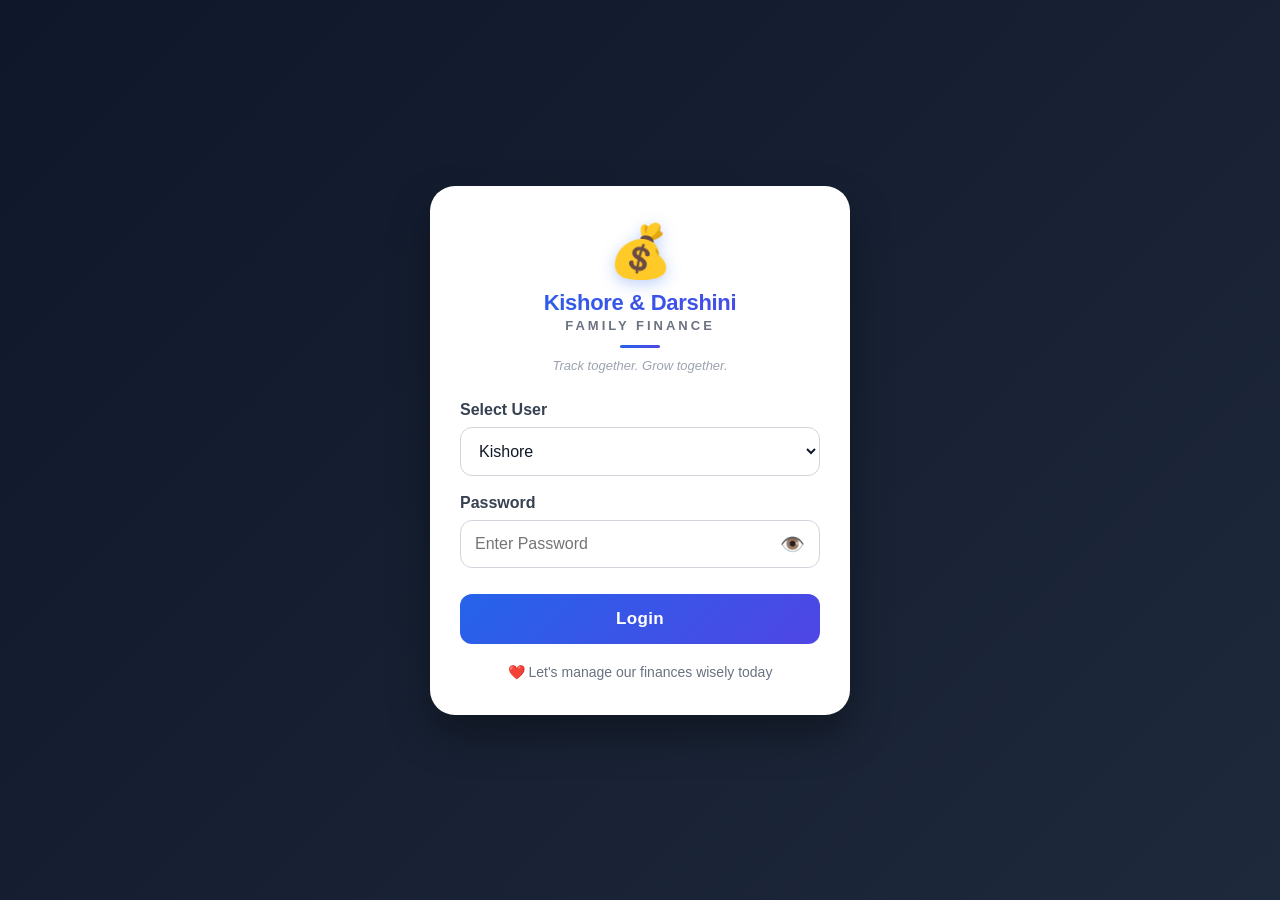
<file: index.html>
<!DOCTYPE html>
<html lang="en">
<head>
<meta charset="UTF-8">
<meta name="viewport" content="width=device-width, initial-scale=1.0">
<title>Kishore & Darshini Financial Dashboard</title>
<link rel="stylesheet" href="style.css">
</head>
<body>

<!-- LOADING SCREEN (skipped after login, shown on home nav) -->
<div id="loadingScreen" class="loading-screen">
  <div class="loader"></div>
  <h3>LOADING DASHBOARD...</h3>
</div>

<!-- TOP HEADER -->
<div class="top-header">
  <div class="header-left">
    <div class="header-title">
      <h1>💰 Kishore & Darshini</h1>
      <p>Financial Dashboard</p>
    </div>
  </div>
  <button class="logout-btn" onclick="showLogoutPopup()">
    <svg width="15" height="15" viewBox="0 0 24 24" fill="none" stroke="currentColor" stroke-width="2.5" stroke-linecap="round" stroke-linejoin="round"><path d="M9 21H5a2 2 0 0 1-2-2V5a2 2 0 0 1 2-2h4"/><polyline points="16 17 21 12 16 7"/><line x1="21" y1="12" x2="9" y2="12"/></svg>
    Logout
  </button>
</div>

<!-- WELCOME -->
<div class="welcome-section">
  <h2 id="welcomeUser">👋 Good Morning</h2>
  <p>Here's your financial overview</p>
</div>

<!-- BALANCE ROW -->
<div class="balance-row">
  <div class="balance-card user1">
    <div class="bal-label">BALANCE</div>
    <div class="bal-name" id="bal-name1">—</div>
    <div class="bal-amount" id="balance1">₹0</div>
  </div>
  <div class="balance-card user2">
    <div class="bal-label">BALANCE</div>
    <div class="bal-name" id="bal-name2">—</div>
    <div class="bal-amount" id="balance2">₹0</div>
  </div>
  <div class="balance-card combined">
    <div class="bal-label">BALANCE</div>
    <div class="bal-name">Combined</div>
    <div class="bal-amount" id="balanceCombined">₹0</div>
  </div>
</div>

<!-- SUMMARY TABLE -->
<div class="section-title">📊 Summary Overview</div>

<div class="summary-table">
  <div class="st-header">
    <div>Person</div>
    <div>📈 Income</div>
    <div>📉 Expense</div>
    <div>🏦 Saving</div>
  </div>

  <!-- Row 1: logged-in user -->
  <div class="st-row">
    <div class="st-label">
      <div class="avatar av-blue" id="avatar1">—</div>
      <span id="row1name">—</span>
    </div>
    <div class="st-cell income"  id="r1income">₹0</div>
    <div class="st-cell expense" id="r1expense">₹0</div>
    <div class="st-cell saving"  id="r1saving">₹0</div>
  </div>

  <!-- Row 2: other user -->
  <div class="st-row">
    <div class="st-label">
      <div class="avatar av-cyan" id="avatar2">—</div>
      <span id="row2name">—</span>
    </div>
    <div class="st-cell income"  id="r2income">₹0</div>
    <div class="st-cell expense" id="r2expense">₹0</div>
    <div class="st-cell saving"  id="r2saving">₹0</div>
  </div>

  <!-- Row 3: combined -->
  <div class="st-row combined-row">
    <div class="st-label">
      <div class="avatar av-green">F</div>
      <span>Family</span>
    </div>
    <div class="st-cell income"  id="r3income">₹0</div>
    <div class="st-cell expense" id="r3expense">₹0</div>
    <div class="st-cell saving"  id="r3saving">₹0</div>
  </div>
</div>

<!-- RECENT TRANSACTIONS -->
<div class="recent-header">
  <h3>🕐 Recent Transactions</h3>
  <a href="transactions.html">View All →</a>
</div>
<div id="recentTransactions">
  <div style="text-align:center;padding:20px;color:#9ca3af;font-size:14px;">Loading...</div>
</div>

<!-- LOGOUT POPUP -->
<div id="logoutPopup" class="logout-popup">
  <div class="logout-card">
    <div class="logout-icon">⏻</div>
    <h3>Logout?</h3>
    <p>Are you sure you want to logout from the dashboard?</p>
    <div class="logout-actions">
      <button class="cancel-btn" onclick="closeLogoutPopup()">Cancel</button>
      <button class="confirm-btn" onclick="logout()">Yes, Logout</button>
    </div>
  </div>
</div>

<!-- BOTTOM NAV -->
<div class="bottom-nav">
  <a href="index.html" class="active"><span class="nav-icon">🏠</span>Home</a>
  <a href="add.html"><span class="nav-icon">➕</span>Add</a>
  <a href="transactions.html"><span class="nav-icon">📋</span>Transactions</a>
  <a href="reports.html"><span class="nav-icon">📊</span>Reports</a>
</div>

<script src="app.js"></script>
</body>
</html>
</file>
<file: style.css>
*{
margin:0;
padding:0;
box-sizing:border-box;
font-family:'Segoe UI',sans-serif;
}

body{
background:#f0f4f8;
padding-bottom:80px;
}

/* ── LOADING SCREEN ── */
.loading-screen{
position:fixed;
inset:0;
background:linear-gradient(135deg,#0f172a,#1e293b);
display:flex;
flex-direction:column;
justify-content:center;
align-items:center;
z-index:99999;
gap:16px;
}

.loading-screen h3{
color:white;
font-size:16px;
letter-spacing:1px;
}

.loader{
width:52px;
height:52px;
border:5px solid rgba(255,255,255,0.15);
border-top:5px solid #2563eb;
border-radius:50%;
animation:spin 1s linear infinite;
}

@keyframes spin{100%{transform:rotate(360deg);}}

/* ── TOP HEADER ── */
.top-header{
background:linear-gradient(135deg,#0f172a,#1e293b);
padding:16px 20px;
display:flex;
justify-content:space-between;
align-items:center;
color:white;
position:sticky;
top:0;
z-index:100;
}

.header-left{
display:flex;
align-items:center;
gap:10px;
}

.back-btn{
background:rgba(255,255,255,0.12);
border:none;
color:white;
width:36px;
height:36px;
border-radius:10px;
font-size:18px;
cursor:pointer;
display:flex;
align-items:center;
justify-content:center;
text-decoration:none;
transition:background 0.2s;
}

.back-btn:active{
background:rgba(255,255,255,0.25);
}

.header-title h1{
font-size:17px;
font-weight:700;
line-height:1.2;
}

.header-title p{
font-size:12px;
color:#94a3b8;
margin-top:2px;
}

/* ── LOGOUT BUTTON IN HEADER ── */
.logout-btn{
background:rgba(220,38,38,0.15);
border:1.5px solid rgba(220,38,38,0.4);
color:#fca5a5;
padding:8px 14px;
border-radius:10px;
font-size:13px;
font-weight:600;
cursor:pointer;
display:flex;
align-items:center;
gap:6px;
}

.logout-btn:active{
background:rgba(220,38,38,0.3);
}

/* ── WELCOME ── */
.welcome-section{
padding:20px 20px 10px;
}

.welcome-section h2{
font-size:22px;
font-weight:700;
color:#111827;
margin-bottom:4px;
}

.welcome-section p{
color:#6b7280;
font-size:14px;
}

/* ── BALANCE CARDS ROW ── */
.balance-row{
display:flex;
gap:10px;
padding:10px 15px;
}

.balance-card{
flex:1;
border-radius:18px;
padding:14px 10px;
text-align:center;
color:white;
}

.balance-card.user1{
background:linear-gradient(135deg,#2563eb,#4f46e5);
}

.balance-card.user2{
background:linear-gradient(135deg,#0891b2,#0e7490);
}

.balance-card.combined{
background:linear-gradient(135deg,#059669,#047857);
}

.balance-card .bal-label{
font-size:10px;
font-weight:600;
letter-spacing:0.5px;
opacity:0.85;
margin-bottom:4px;
}

.balance-card .bal-name{
font-size:11px;
opacity:0.75;
margin-bottom:6px;
}

.balance-card .bal-amount{
font-size:16px;
font-weight:800;
}

/* ── SUMMARY SECTION ── */
.section-title{
margin:16px 15px 10px;
font-size:15px;
font-weight:700;
color:#374151;
display:flex;
align-items:center;
gap:6px;
}

/* ── SUMMARY TABLE GRID ── */
.summary-table{
margin:0 15px;
background:white;
border-radius:18px;
overflow:hidden;
box-shadow:0 4px 15px rgba(0,0,0,0.07);
}

.summary-table .st-header{
display:grid;
grid-template-columns:90px 1fr 1fr 1fr;
background:#f8fafc;
border-bottom:1px solid #e5e7eb;
}

.summary-table .st-header div{
padding:10px 6px;
font-size:11px;
font-weight:700;
color:#6b7280;
text-align:center;
letter-spacing:0.3px;
}

.summary-table .st-header div:first-child{
text-align:left;
padding-left:14px;
}

.summary-table .st-row{
display:grid;
grid-template-columns:90px 1fr 1fr 1fr;
border-bottom:1px solid #f3f4f6;
align-items:center;
}

.summary-table .st-row:last-child{
border-bottom:none;
}

.summary-table .st-row.combined-row{
background:#f0fdf4;
}

.summary-table .st-label{
padding:14px 6px 14px 14px;
font-size:12px;
font-weight:600;
color:#374151;
display:flex;
align-items:center;
gap:5px;
}

.summary-table .st-label .avatar{
width:26px;
height:26px;
border-radius:50%;
display:flex;
align-items:center;
justify-content:center;
font-size:12px;
font-weight:700;
color:white;
flex-shrink:0;
}

.avatar.av-blue{ background:#2563eb; }
.avatar.av-cyan{ background:#0891b2; }
.avatar.av-green{ background:#059669; }

.summary-table .st-cell{
padding:14px 6px;
text-align:center;
font-size:13px;
font-weight:700;
}

.st-cell.income{ color:#16a34a; }
.st-cell.expense{ color:#dc2626; }
.st-cell.saving{ color:#2563eb; }

/* ── RECENT TRANSACTIONS ── */
.recent-header{
display:flex;
justify-content:space-between;
align-items:center;
padding:16px 15px 10px;
}

.recent-header h3{
font-size:15px;
font-weight:700;
color:#374151;
}

.recent-header a{
text-decoration:none;
color:#2563eb;
font-weight:600;
font-size:13px;
}

.transaction-card{
background:white;
margin:8px 15px;
padding:14px 16px;
border-radius:14px;
display:flex;
justify-content:space-between;
align-items:center;
box-shadow:0 2px 8px rgba(0,0,0,0.06);
}

.txn-left{
display:flex;
align-items:center;
gap:12px;
}

.txn-icon{
width:40px;
height:40px;
border-radius:12px;
background:#f0f4ff;
display:flex;
align-items:center;
justify-content:center;
font-size:18px;
}

.txn-title{
font-size:14px;
font-weight:600;
color:#111827;
}

.txn-date{
font-size:12px;
color:#9ca3af;
margin-top:2px;
}

.txn-amount{
font-size:15px;
font-weight:700;
}

.txn-amount.income{ color:#16a34a; }
.txn-amount.expense{ color:#dc2626; }
.txn-amount.saving{ color:#2563eb; }

/* ── LOGOUT POPUP ── */
.logout-popup{
display:none;
position:fixed;
inset:0;
background:rgba(0,0,0,.55);
justify-content:center;
align-items:flex-end;
z-index:9999;
padding:20px;
}

.logout-card{
background:white;
width:100%;
max-width:480px;
border-radius:24px 24px 16px 16px;
padding:28px 24px;
text-align:center;
}

.logout-card .logout-icon{
font-size:44px;
margin-bottom:14px;
}

.logout-card h3{
font-size:18px;
font-weight:700;
color:#111827;
margin-bottom:8px;
}

.logout-card p{
color:#6b7280;
font-size:14px;
margin-bottom:22px;
}

.logout-actions{
display:flex;
gap:12px;
}

.cancel-btn{
flex:1;
background:#f3f4f6;
color:#374151;
border:none;
padding:14px;
border-radius:12px;
font-size:15px;
font-weight:600;
cursor:pointer;
}

.confirm-btn{
flex:1;
background:linear-gradient(135deg,#dc2626,#b91c1c);
color:white;
border:none;
padding:14px;
border-radius:12px;
font-size:15px;
font-weight:600;
cursor:pointer;
}

/* ── BOTTOM NAV ── */
.bottom-nav{
position:fixed;
bottom:0;
left:0;
width:100%;
background:white;
display:flex;
justify-content:space-around;
padding:10px 0 14px;
box-shadow:0 -4px 20px rgba(0,0,0,0.1);
z-index:200;
}

.bottom-nav a{
text-decoration:none;
color:#9ca3af;
font-size:11px;
font-weight:600;
text-align:center;
display:flex;
flex-direction:column;
align-items:center;
gap:4px;
padding:0 10px;
transition:color 0.2s;
}

.bottom-nav a .nav-icon{
font-size:22px;
}

.bottom-nav a.active{
color:#2563eb;
}

.bottom-nav a.active .nav-icon{
transform:scale(1.15);
}

/* ── TRANSACTIONS PAGE ── */
.page-content{
padding:15px;
}

.filter-bar{
display:flex;
gap:8px;
margin-bottom:15px;
flex-wrap:wrap;
}

.filter-btn{
padding:8px 14px;
border-radius:20px;
border:1.5px solid #e5e7eb;
background:white;
font-size:13px;
font-weight:600;
color:#374151;
cursor:pointer;
display:flex;
align-items:center;
gap:5px;
}

.filter-btn.active{
background:#2563eb;
color:white;
border-color:#2563eb;
}

.filter-section{
background:white;
border-radius:16px;
padding:16px;
margin-bottom:15px;
box-shadow:0 2px 8px rgba(0,0,0,0.06);
display:none;
}

.filter-section.open{
display:block;
}

.filter-section label{
font-size:12px;
font-weight:600;
color:#6b7280;
display:block;
margin-bottom:6px;
}

.filter-section input,
.filter-section select{
width:100%;
padding:10px 14px;
border:1.5px solid #e5e7eb;
border-radius:10px;
font-size:14px;
outline:none;
background:white;
margin-bottom:10px;
}

.filter-section input:focus,
.filter-section select:focus{
border-color:#2563eb;
}

.filter-row{
display:flex;
gap:10px;
}

.filter-row > div{
flex:1;
}

.apply-btn{
width:100%;
background:#2563eb;
color:white;
border:none;
padding:11px;
border-radius:10px;
font-size:14px;
font-weight:600;
cursor:pointer;
}

.clear-btn{
width:100%;
background:#f3f4f6;
color:#374151;
border:none;
padding:11px;
border-radius:10px;
font-size:14px;
font-weight:600;
cursor:pointer;
margin-top:8px;
}

.txn-table-wrap{
background:white;
border-radius:16px;
overflow:hidden;
box-shadow:0 2px 8px rgba(0,0,0,0.06);
}

.txn-table-wrap table{
width:100%;
border-collapse:collapse;
font-size:13px;
}

.txn-table-wrap thead th{
background:#f8fafc;
padding:12px 10px;
text-align:left;
font-size:11px;
font-weight:700;
color:#6b7280;
letter-spacing:0.3px;
border-bottom:1px solid #e5e7eb;
}

.txn-table-wrap tbody td{
padding:12px 10px;
border-bottom:1px solid #f3f4f6;
color:#374151;
}

.txn-table-wrap tbody tr:last-child td{
border-bottom:none;
}

.type-badge{
display:inline-block;
padding:3px 8px;
border-radius:20px;
font-size:11px;
font-weight:600;
}

.type-badge.income{ background:#dcfce7; color:#16a34a; }
.type-badge.expense{ background:#fee2e2; color:#dc2626; }
.type-badge.saving{ background:#dbeafe; color:#2563eb; }

/* ── ADD TRANSACTION PAGE ── */
.add-page{
padding:16px;
}

.type-toggle{
display:flex;
gap:8px;
margin-bottom:20px;
}

.type-toggle button{
flex:1;
padding:12px 6px;
border-radius:14px;
border:2px solid #e5e7eb;
background:white;
font-size:13px;
font-weight:700;
cursor:pointer;
display:flex;
flex-direction:column;
align-items:center;
gap:4px;
color:#6b7280;
transition:all 0.2s;
}

.type-toggle button.active-income{
border-color:#16a34a;
background:#f0fdf4;
color:#16a34a;
}

.type-toggle button.active-expense{
border-color:#dc2626;
background:#fff1f2;
color:#dc2626;
}

.type-toggle button.active-saving{
border-color:#2563eb;
background:#eff6ff;
color:#2563eb;
}

.type-toggle button span.toggle-emoji{
font-size:22px;
}

.amount-card{
background:linear-gradient(135deg,#0f172a,#1e293b);
border-radius:20px;
padding:24px 20px;
text-align:center;
margin-bottom:20px;
color:white;
}

.amount-card label{
font-size:13px;
color:#94a3b8;
display:block;
margin-bottom:10px;
}

.amount-card .amount-row{
display:flex;
align-items:center;
justify-content:center;
gap:8px;
}

.amount-card .currency{
font-size:28px;
font-weight:700;
color:#94a3b8;
}

.amount-card input{
background:transparent;
border:none;
outline:none;
font-size:36px;
font-weight:800;
color:white;
text-align:center;
width:200px;
}

.amount-card input::placeholder{
color:#475569;
}

.cat-grid{
display:grid;
grid-template-columns:repeat(4,1fr);
gap:10px;
margin-bottom:20px;
}

.cat-item{
background:white;
border-radius:14px;
padding:12px 6px;
text-align:center;
cursor:pointer;
border:2px solid transparent;
box-shadow:0 2px 8px rgba(0,0,0,0.06);
transition:all 0.2s;
}

.cat-item.selected{
border-color:#2563eb;
background:#eff6ff;
}

.cat-item .cat-emoji{
font-size:24px;
margin-bottom:4px;
}

.cat-item .cat-name{
font-size:10px;
font-weight:600;
color:#374151;
}

.cat-item.selected .cat-name{
color:#2563eb;
}

.add-form-card{
background:white;
border-radius:18px;
padding:18px;
box-shadow:0 2px 8px rgba(0,0,0,0.06);
margin-bottom:16px;
}

.add-form-card .field{
margin-bottom:14px;
}

.add-form-card .field:last-child{
margin-bottom:0;
}

.add-form-card label{
font-size:12px;
font-weight:700;
color:#6b7280;
display:block;
margin-bottom:6px;
letter-spacing:0.3px;
}

.add-form-card input,
.add-form-card select{
width:100%;
padding:12px 14px;
border:1.5px solid #e5e7eb;
border-radius:12px;
font-size:15px;
outline:none;
background:white;
color:#111827;
}

.add-form-card input:focus,
.add-form-card select:focus{
border-color:#2563eb;
}

.save-btn{
width:100%;
background:linear-gradient(135deg,#2563eb,#4f46e5);
color:white;
border:none;
padding:16px;
font-size:17px;
font-weight:700;
border-radius:16px;
cursor:pointer;
margin-bottom:16px;
letter-spacing:0.3px;
box-shadow:0 6px 20px rgba(37,99,235,0.35);
}

.save-btn:active{
opacity:0.9;
transform:scale(0.99);
}

/* ── PAYMENT METHOD TOGGLE ── */
.payment-toggle{
display:flex;
gap:8px;
}

.pay-btn{
flex:1;
padding:10px 6px;
border-radius:12px;
border:2px solid #e5e7eb;
background:white;
font-size:13px;
font-weight:700;
cursor:pointer;
display:flex;
align-items:center;
justify-content:center;
gap:5px;
color:#6b7280;
transition:all 0.2s;
}

.pay-btn.active-pay{
border-color:#2563eb;
background:#eff6ff;
color:#2563eb;
}

/* ── TRANSACTION EXPANDABLE ROWS ── */
.txn-main-row.expandable{
cursor:pointer;
}

.txn-main-row.expandable:active{
background:#f8fafc;
}

.txn-person-chip{
display:inline-flex;
align-items:center;
justify-content:center;
width:20px;
height:20px;
border-radius:50%;
background:#2563eb;
color:white;
font-size:10px;
font-weight:700;
margin-right:4px;
vertical-align:middle;
}

.row-chevron{
font-size:10px;
color:#9ca3af;
margin-left:4px;
}

.txn-detail-row td{
padding:0 !important;
border-bottom:1px solid #f3f4f6;
}

.txn-detail-box{
background:#f8fafc;
padding:10px 14px;
display:flex;
flex-wrap:wrap;
gap:8px;
}

.detail-chip{
background:white;
border:1px solid #e5e7eb;
border-radius:20px;
padding:5px 12px;
font-size:12px;
color:#374151;
display:flex;
align-items:center;
gap:4px;
}

/* ── TRANSACTION TABLE — MOBILE OPTIMISED ── */
.txn-table-wrap table{
width:100%;
border-collapse:collapse;
font-size:12px;
table-layout:fixed;
}

.txn-table-wrap thead th:nth-child(1){ width:26%; }
.txn-table-wrap thead th:nth-child(2){ width:28%; }
.txn-table-wrap thead th:nth-child(3){ width:20%; }
.txn-table-wrap thead th:nth-child(4){ width:20%; }
.txn-table-wrap thead th:nth-child(5){ width:6%;  }

.txn-date-cell{
display:flex;
flex-direction:column;
gap:3px;
}

.txn-date-line{
font-size:11px;
font-weight:600;
color:#374151;
white-space:nowrap;
}

.txn-person-row{
display:flex;
align-items:center;
gap:4px;
}

/* ── TRANSACTION EDIT BUTTON ── */
.edit-row-btn{
background:none;
border:none;
font-size:15px;
cursor:pointer;
padding:4px 6px;
border-radius:8px;
opacity:0.7;
transition:opacity 0.2s,background 0.2s;
}

.edit-row-btn:active{
background:#f3f4f6;
opacity:1;
}

/* ── EDIT PAGE OWNER BADGE ── */
.edit-owner-badge{
background:white;
border-radius:16px;
padding:14px 16px;
margin-bottom:18px;
display:flex;
align-items:center;
gap:10px;
box-shadow:0 2px 8px rgba(0,0,0,0.06);
}

.owner-chip{
width:32px;height:32px;
border-radius:50%;
display:flex;align-items:center;justify-content:center;
font-size:14px;font-weight:800;color:white;flex-shrink:0;
}

.owner-label{
font-size:15px;font-weight:700;color:#111827;flex:1;
}

.owner-lock{
font-size:11px;color:#9ca3af;font-weight:500;
}
</file>
<file: login.css>
*{
margin:0;
padding:0;
box-sizing:border-box;
font-family:'Segoe UI',sans-serif;
}

body{
background:linear-gradient(135deg,#0f172a,#1e293b);
min-height:100vh;
min-height:100dvh;
display:flex;
justify-content:center;
align-items:center;
padding:20px;
}

.login-container{
width:100%;
max-width:420px;
display:flex;
justify-content:center;
align-items:center;
}

.login-card{
width:100%;
background:white;
padding:35px 30px;
border-radius:25px;
box-shadow:0 20px 40px rgba(0,0,0,.35);
}

.logo{
text-align:center;
margin-bottom:28px;
}

.logo-icon{
font-size:52px;
margin-bottom:8px;
display:block;
filter:drop-shadow(0 4px 8px rgba(37,99,235,0.3));
}

.logo-title{
font-size:22px;
font-weight:800;
background:linear-gradient(135deg,#2563eb,#4f46e5);
-webkit-background-clip:text;
-webkit-text-fill-color:transparent;
background-clip:text;
letter-spacing:-0.3px;
margin-bottom:2px;
}

.logo-subtitle{
font-size:13px;
font-weight:700;
color:#6b7280;
letter-spacing:3px;
text-transform:uppercase;
margin-bottom:12px;
}

.logo-divider{
width:40px;
height:3px;
background:linear-gradient(135deg,#2563eb,#4f46e5);
border-radius:2px;
margin:0 auto 10px;
}

.logo-tagline{
font-size:13px;
color:#9ca3af;
font-style:italic;
}

.form-group{
margin-bottom:18px;
}

.form-group label{
display:block;
margin-bottom:8px;
font-weight:600;
color:#374151;
}

select,input{
width:100%;
padding:14px;
border:1.5px solid #d1d5db;
border-radius:12px;
font-size:16px;
outline:none;
background:white;
color:#111827;
}

select:focus,input:focus{
border-color:#2563eb;
}

.password-box{
position:relative;
}

.password-box input{
padding-right:48px;
}

.password-box span{
position:absolute;
right:15px;
top:50%;
transform:translateY(-50%);
cursor:pointer;
font-size:20px;
line-height:1;
}

.login-btn{
width:100%;
background:linear-gradient(135deg,#2563eb,#4f46e5);
color:white;
border:none;
padding:15px;
font-size:17px;
font-weight:700;
border-radius:12px;
cursor:pointer;
margin-top:8px;
letter-spacing:0.3px;
}

.login-btn:active{
opacity:0.9;
transform:scale(0.99);
}

.footer-text{
text-align:center;
margin-top:20px;
color:#6b7280;
font-size:14px;
}

/* MERGED WELCOME+LOADING OVERLAY */
.welcome-overlay{
display:none;
position:fixed;
inset:0;
background:linear-gradient(135deg,#0f172a,#1e293b);
justify-content:center;
align-items:center;
flex-direction:column;
z-index:9999;
gap:20px;
}

.welcome-overlay .welcome-emoji{
font-size:64px;
animation:popIn 0.5s ease;
}

.welcome-overlay .welcome-name{
font-size:26px;
font-weight:700;
color:white;
}

.welcome-overlay .welcome-sub{
font-size:15px;
color:#94a3b8;
margin-top:-10px;
}

.welcome-overlay .loader{
width:50px;
height:50px;
border:5px solid rgba(255,255,255,0.2);
border-top:5px solid #2563eb;
border-radius:50%;
animation:spin 1s linear infinite;
margin-top:10px;
}

.welcome-overlay .loading-label{
font-size:13px;
color:#64748b;
letter-spacing:1px;
}

@keyframes spin{100%{transform:rotate(360deg);}}
@keyframes popIn{0%{transform:scale(0.5);opacity:0;}100%{transform:scale(1);opacity:1;}}
</file>
